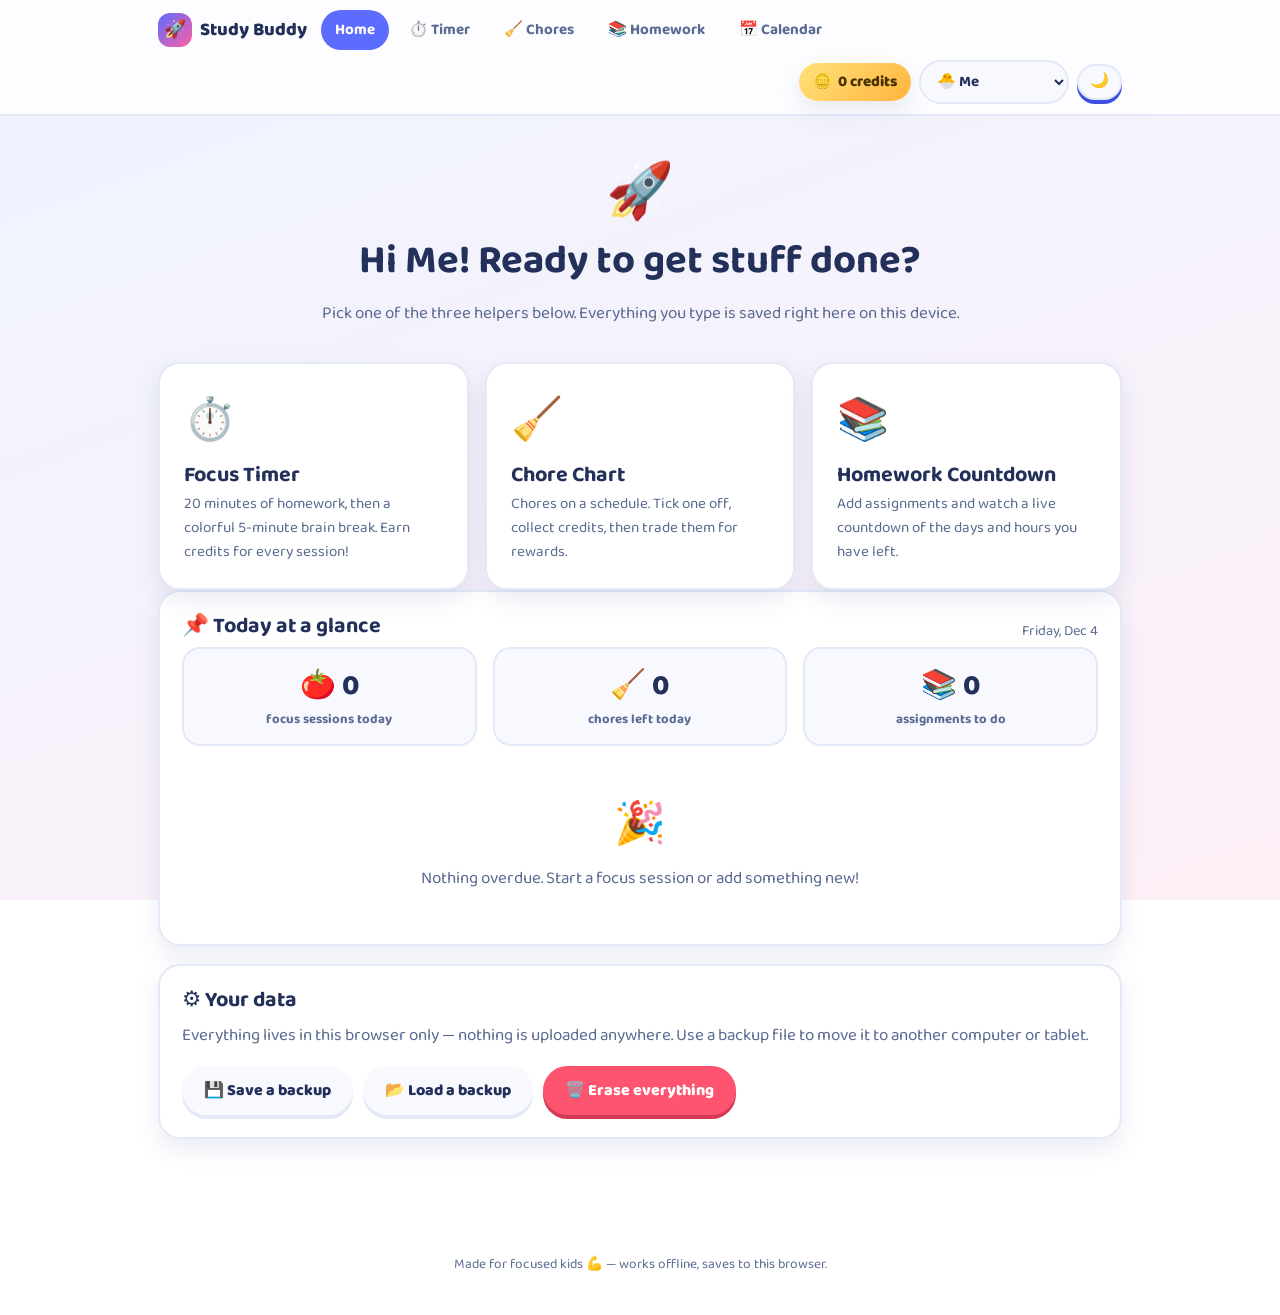
<file: index.html>
<!DOCTYPE html>
<html lang="en" data-theme="light">
<head>
<meta charset="utf-8">
<meta name="viewport" content="width=device-width, initial-scale=1">
<title>Study Buddy — Home</title>
<meta name="description" content="A kid-friendly study hub: a 20/5 Pomodoro timer, a chore chart that pays credits, and a live homework countdown.">
<meta name="theme-color" content="#5b6cff">
<link rel="icon" href="data:image/svg+xml,<svg xmlns='http://www.w3.org/2000/svg' viewBox='0 0 100 100'><text y='.9em' font-size='90'>🚀</text></svg>">
<link rel="preconnect" href="https://fonts.googleapis.com">
<link rel="preconnect" href="https://fonts.gstatic.com" crossorigin>
<link href="https://fonts.googleapis.com/css2?family=Baloo+2:wght@500;700;800&display=swap" rel="stylesheet">
<link rel="stylesheet" href="assets/style.css?v=20260830">
<script src="assets/common.js?v=20260830"></script>
</head>
<body>
<header class="topbar">
  <div class="topbar-inner">
    <a class="logo" href="index.html"><span class="mark">🚀</span> Study Buddy</a>
    <nav class="tabs" aria-label="Main">
      <a href="index.html">Home</a>
      <a href="timer.html">⏱️ Timer</a>
      <a href="chores.html">🧹 Chores</a>
      <a href="homework.html">📚 Homework</a>
      <a href="calendar.html">📅 Calendar</a>
    </nav>
    <div class="topbar-right">
      <button class="credit-chip" id="creditChip" title="Credits earned — spend them on the Chores page">🪙 0 credits</button>
      <select class="profile" id="profileSelect" aria-label="Who is using this?"></select>
      <button class="icon-btn" id="themeBtn" aria-label="Toggle dark mode">🌙</button>
    </div>
  </div>
</header>

<main class="wrap">
  <section class="hero">
    <div class="big-emoji" aria-hidden="true">🚀</div>
    <h1>Hi <span id="heroName">friend</span>! Ready to get stuff done?</h1>
    <p>Pick one of the three helpers below. Everything you type is saved right here on this device.</p>
  </section>

  <div class="grid three" style="margin-top: 8px;">
    <a class="tile" href="timer.html">
      <span class="emoji" aria-hidden="true">⏱️</span>
      <h2>Focus Timer</h2>
      <p>20 minutes of homework, then a colorful 5-minute brain break. Earn credits for every session!</p>
    </a>
    <a class="tile" href="chores.html">
      <span class="emoji" aria-hidden="true">🧹</span>
      <h2>Chore Chart</h2>
      <p>Chores on a schedule. Tick one off, collect credits, then trade them for rewards.</p>
    </a>
    <a class="tile" href="homework.html">
      <span class="emoji" aria-hidden="true">📚</span>
      <h2>Homework Countdown</h2>
      <p>Add assignments and watch a live countdown of the days and hours you have left.</p>
    </a>
  </div>

  <section class="card" id="todayCard">
    <div class="spread"><h2>📌 Today at a glance</h2><span class="muted" id="todayDate"></span></div>
    <div class="grid three" id="todayStats"></div>
    <div id="todayLists" style="margin-top:16px"></div>
  </section>

  <section class="card">
    <h2>⚙️ Your data</h2>
    <p>Everything lives in this browser only — nothing is uploaded anywhere. Use a backup file to move it to another computer or tablet.</p>
    <div class="row">
      <button class="ghost" id="exportBtn">💾 Save a backup</button>
      <button class="ghost" id="importBtn">📂 Load a backup</button>
      <button class="red" id="wipeBtn">🗑️ Erase everything</button>
      <input type="file" id="importFile" accept="application/json,.json" hidden>
    </div>
  </section>
</main>

<footer class="site">Made for focused kids 💪 — works offline, saves to this browser.</footer>
<div id="toaster"></div>

<script>
(function () {
  const { $, me, dayKey, prettyDay, escapeHtml } = SB;
  const p = me();
  $('#heroName').textContent = p.name;
  $('#todayDate').textContent = prettyDay(dayKey());

  const today = dayKey();
  const doneToday = SB.data.profiles.find(x => x.id === p.id).done[today] || {};
  const now = new Date();
  const dueToday = p.chores.filter(c => SB.choreDueOn(c, now));
  const choresLeft = dueToday.filter(c => !doneToday[c.id]).length;
  const openHw = p.homework.map(h => ({ h: h, next: SB.hwNext(h) })).filter(x => x.next)
    .sort((a, b) => a.next - b.next);
  const soonest = openHw.length ? openHw[0] : null;
  const focusToday = p.focus.todayKey === today ? p.focus.todaySessions : 0;

  $('#todayStats').innerHTML = [
    ['🍅', focusToday, focusToday === 1 ? 'focus session today' : 'focus sessions today'],
    ['🧹', choresLeft, choresLeft === 1 ? 'chore left today' : 'chores left today'],
    ['📚', openHw.length, openHw.length === 1 ? 'assignment to do' : 'assignments to do']
  ].map(([e, n, l]) => `<div class="stat"><div class="num">${e} ${n}</div><div class="lab">${l}</div></div>`).join('');

  let html = '';
  if (soonest) {
    const ms = soonest.next - new Date();
    const hrs = Math.floor(Math.abs(ms) / 36e5);
    const when = ms < 0 ? 'was due ' + hrs + 'h ago' :
      hrs >= 48 ? 'due in ' + Math.floor(hrs / 24) + ' days' : 'due in ' + hrs + ' hours';
    html += `<div class="item"><span style="font-size:1.6rem">⏳</span><div class="grow">
      <div class="title">${escapeHtml(soonest.h.title)}</div>
      <div class="muted">Next up — ${when}</div></div>
      <a class="btn ghost tiny" href="homework.html">Open</a></div>`;
  }
  if (choresLeft) {
    html += `<div class="item"><span style="font-size:1.6rem">🧹</span><div class="grow">
      <div class="title">${choresLeft} chore${choresLeft === 1 ? '' : 's'} waiting</div>
      <div class="muted">Worth ${dueToday.filter(c => !doneToday[c.id]).reduce((s, c) => s + (c.credits || 0), 0)} credits today</div></div>
      <a class="btn ghost tiny" href="chores.html">Open</a></div>`;
  }
  if (!html) html = '<div class="empty"><span class="big-emoji">🎉</span>Nothing overdue. Start a focus session or add something new!</div>';
  $('#todayLists').innerHTML = html;

  $('#exportBtn').onclick = SB.exportData;
  $('#importBtn').onclick = () => $('#importFile').click();
  $('#importFile').onchange = e => { if (e.target.files[0]) SB.importData(e.target.files[0]); };
  $('#wipeBtn').onclick = () => {
    SB.confirmBox('Erase everything?', 'All people, chores, credits and homework on this browser are deleted. This cannot be undone — save a backup first if you are not sure.', 'Erase it all', true)
      .then(yes => {
        if (!yes) return;
        localStorage.removeItem('studyBuddy.v1');
        localStorage.removeItem('studyBuddy.timerRun');
        location.reload();
      });
  };
})();
</script>
</body>
</html>
</file>
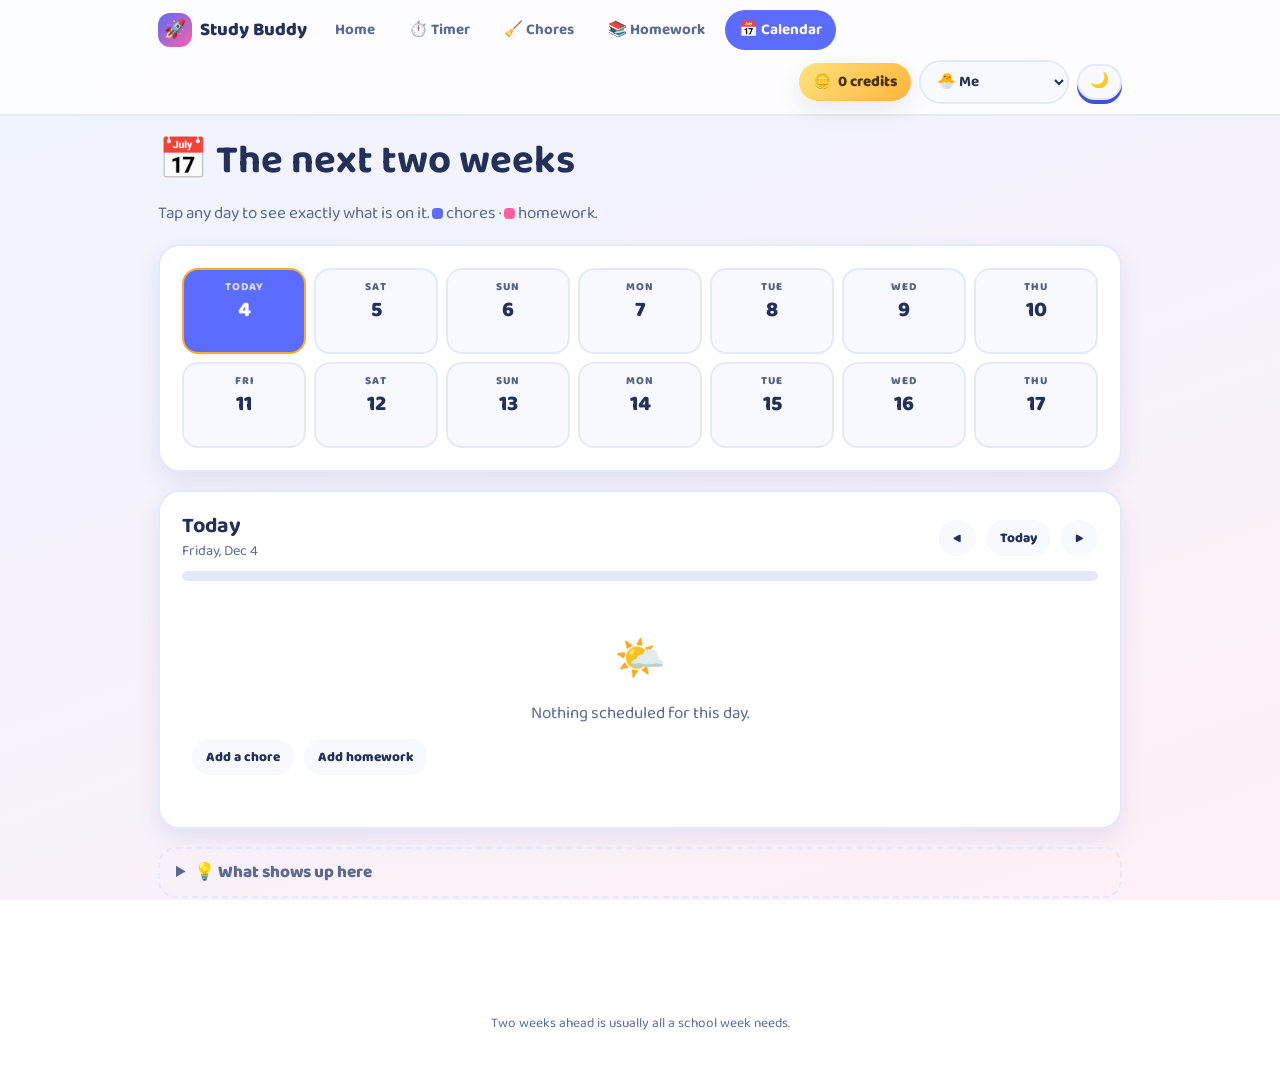
<file: calendar.html>
<!DOCTYPE html>
<html lang="en" data-theme="light">
<head>
<meta charset="utf-8">
<meta name="viewport" content="width=device-width, initial-scale=1">
<title>Calendar — Study Buddy</title>
<meta name="theme-color" content="#5b6cff">
<link rel="icon" href="data:image/svg+xml,<svg xmlns='http://www.w3.org/2000/svg' viewBox='0 0 100 100'><text y='.9em' font-size='90'>📅</text></svg>">
<link rel="preconnect" href="https://fonts.googleapis.com">
<link rel="preconnect" href="https://fonts.gstatic.com" crossorigin>
<link href="https://fonts.googleapis.com/css2?family=Baloo+2:wght@500;700;800&display=swap" rel="stylesheet">
<link rel="stylesheet" href="assets/style.css?v=20260830">
<script src="assets/common.js?v=20260830"></script>
</head>
<body>
<header class="topbar">
  <div class="topbar-inner">
    <a class="logo" href="index.html"><span class="mark">🚀</span> Study Buddy</a>
    <nav class="tabs" aria-label="Main">
      <a href="index.html">Home</a>
      <a href="timer.html">⏱️ Timer</a>
      <a href="chores.html">🧹 Chores</a>
      <a href="homework.html">📚 Homework</a>
      <a href="calendar.html">📅 Calendar</a>
    </nav>
    <div class="topbar-right">
      <button class="credit-chip" id="creditChip">🪙 0 credits</button>
      <select class="profile" id="profileSelect" aria-label="Who is using this?"></select>
      <button class="icon-btn" id="themeBtn" aria-label="Toggle dark mode">🌙</button>
    </div>
  </div>
</header>

<main class="wrap">
  <h1 style="margin-top:22px">📅 The next two weeks</h1>
  <p>Tap any day to see exactly what is on it. <span class="key-dot chore"></span> chores · <span class="key-dot hw"></span> homework.</p>

  <section class="card">
    <div class="cal-grid" id="calGrid"></div>
  </section>

  <section class="card" id="dayCard">
    <div class="spread">
      <div>
        <h2 style="margin:0" id="dayTitle">Today</h2>
        <div class="muted" id="daySub"></div>
      </div>
      <div class="row">
        <button class="ghost tiny" id="calPrev">◀</button>
        <button class="ghost tiny" id="calToday">Today</button>
        <button class="ghost tiny" id="calNext">▶</button>
      </div>
    </div>
    <div class="progress"><div id="dayBar" style="width:0%"></div></div>
    <div id="dayDetail" style="margin-top:16px"></div>
  </section>

  <details class="help">
    <summary>💡 What shows up here</summary>
    <p style="margin-top:10px">Every chore scheduled for that day, and every assignment due that day — including repeating homework
    like reading every night or a spelling test every Friday. You can tick things off straight from this page and the
    credits land the same way they do on the other pages.</p>
  </details>
</main>

<footer class="site">Two weeks ahead is usually all a school week needs.</footer>
<div id="toaster"></div>
<script src="assets/calendar.js?v=20260830"></script>
</body>
</html>
</file>
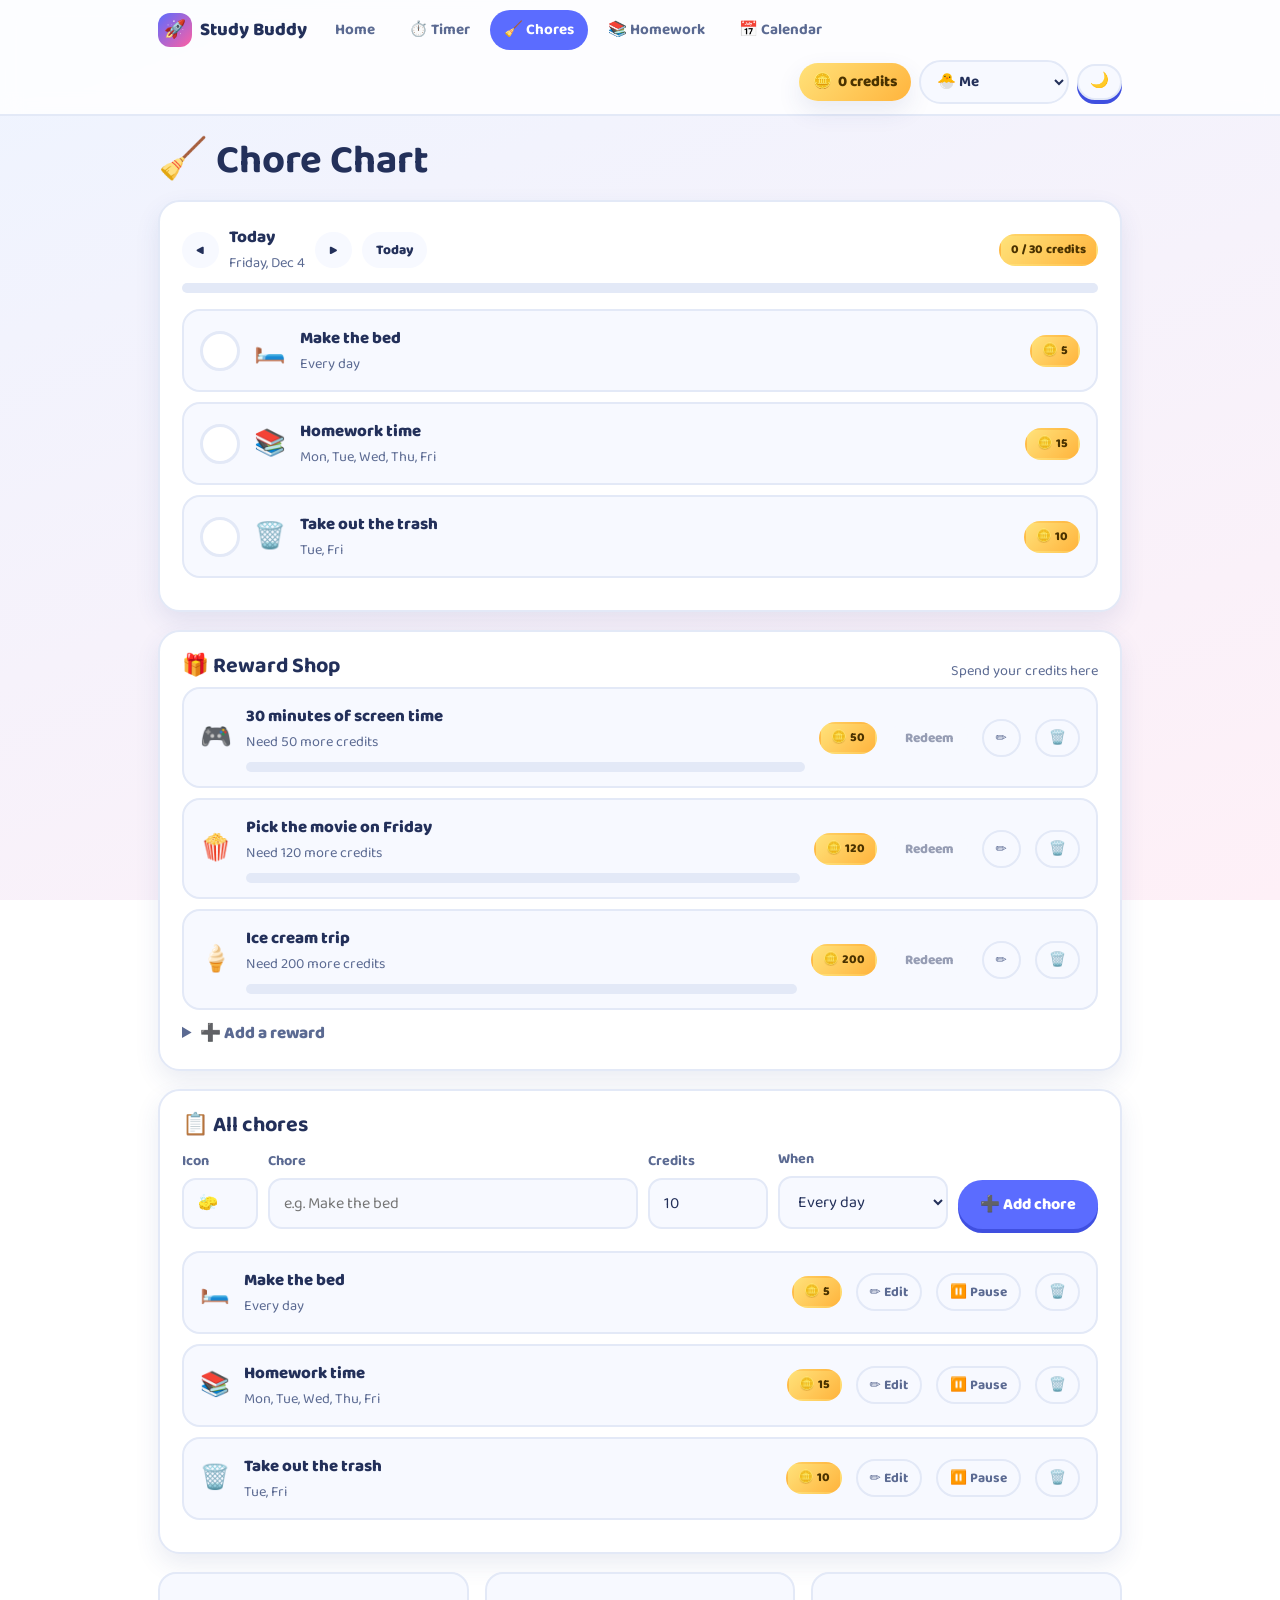
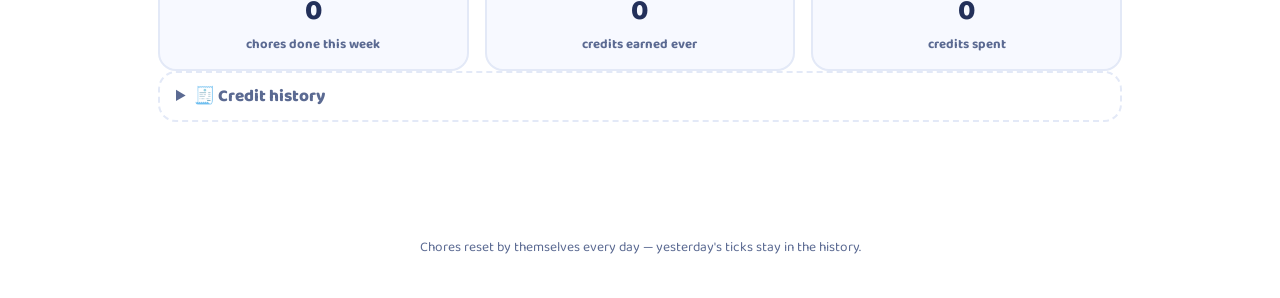
<file: chores.html>
<!DOCTYPE html>
<html lang="en" data-theme="light">
<head>
<meta charset="utf-8">
<meta name="viewport" content="width=device-width, initial-scale=1">
<title>Chore Chart — Study Buddy</title>
<meta name="theme-color" content="#5b6cff">
<link rel="icon" href="data:image/svg+xml,<svg xmlns='http://www.w3.org/2000/svg' viewBox='0 0 100 100'><text y='.9em' font-size='90'>🧹</text></svg>">
<link rel="preconnect" href="https://fonts.googleapis.com">
<link rel="preconnect" href="https://fonts.gstatic.com" crossorigin>
<link href="https://fonts.googleapis.com/css2?family=Baloo+2:wght@500;700;800&display=swap" rel="stylesheet">
<link rel="stylesheet" href="assets/style.css?v=20260830">
<script src="assets/common.js?v=20260830"></script>
</head>
<body>
<header class="topbar">
  <div class="topbar-inner">
    <a class="logo" href="index.html"><span class="mark">🚀</span> Study Buddy</a>
    <nav class="tabs" aria-label="Main">
      <a href="index.html">Home</a>
      <a href="timer.html">⏱️ Timer</a>
      <a href="chores.html">🧹 Chores</a>
      <a href="homework.html">📚 Homework</a>
      <a href="calendar.html">📅 Calendar</a>
    </nav>
    <div class="topbar-right">
      <button class="credit-chip" id="creditChip">🪙 0 credits</button>
      <select class="profile" id="profileSelect" aria-label="Who is using this?"></select>
      <button class="icon-btn" id="themeBtn" aria-label="Toggle dark mode">🌙</button>
    </div>
  </div>
</header>

<main class="wrap">
  <h1 style="margin-top:22px">🧹 Chore Chart</h1>

  <section class="card">
    <div class="spread">
      <div class="row">
        <button class="ghost tiny" id="prevDay" aria-label="Previous day">◀</button>
        <div>
          <div style="font-weight:800" id="dayLabel">Today</div>
          <div class="muted" id="dayDate"></div>
        </div>
        <button class="ghost tiny" id="nextDay" aria-label="Next day">▶</button>
        <button class="ghost tiny" id="todayBtn">Today</button>
      </div>
      <div class="badge coin" id="dayEarned">0 / 0 credits</div>
    </div>
    <div class="progress"><div id="dayProgress" style="width:0%"></div></div>
    <div id="todayList" style="margin-top:16px"></div>
  </section>

  <section class="card">
    <div class="spread"><h2>🎁 Reward Shop</h2><span class="muted">Spend your credits here</span></div>
    <div id="rewardList"></div>
    <details style="margin-top:8px">
      <summary style="cursor:pointer;font-weight:800;color:var(--ink-soft)">➕ Add a reward</summary>
      <form class="row" id="rewardForm" style="margin-top:12px;align-items:flex-end">
        <div class="field" style="flex:0 0 76px"><label for="rEmoji">Icon</label><input id="rEmoji" value="🍦" maxlength="4"></div>
        <div class="field" style="flex:2 1 220px"><label for="rName">Reward</label><input id="rName" placeholder="e.g. 30 min of video games" required maxlength="60"></div>
        <div class="field" style="flex:0 0 130px"><label for="rCost">Costs</label><input id="rCost" type="number" min="1" max="9999" value="50" required></div>
        <div class="field" style="flex:0 0 auto"><button class="pink" type="submit">Add reward</button></div>
      </form>
    </details>
  </section>

  <section class="card">
    <h2>📋 All chores</h2>
    <form class="row" id="choreForm" style="align-items:flex-end">
      <div class="field" style="flex:0 0 76px"><label for="cEmoji">Icon</label><input id="cEmoji" value="🧽" maxlength="4"></div>
      <div class="field" style="flex:2 1 220px"><label for="cName">Chore</label><input id="cName" placeholder="e.g. Make the bed" required maxlength="60"></div>
      <div class="field" style="flex:0 0 120px"><label for="cCredits">Credits</label><input id="cCredits" type="number" min="0" max="999" value="10" required></div>
      <div class="field" style="flex:0 0 170px"><label for="cType">When</label>
        <select id="cType">
          <option value="daily">Every day</option>
          <option value="days">Certain days</option>
          <option value="once">One time only</option>
        </select>
      </div>
      <div class="field" id="daysField" hidden style="flex:1 1 100%">
        <label>Which days?</label>
        <div class="chips" id="dayChips"></div>
      </div>
      <div class="field" id="dateField" hidden style="flex:0 0 190px"><label for="cDate">On this date</label><input id="cDate" type="date"></div>
      <div class="field" style="flex:0 0 auto"><button type="submit">➕ Add chore</button></div>
    </form>
    <div id="choreList" style="margin-top:10px"></div>
  </section>

  <div class="grid three">
    <div class="stat"><div class="num" id="statWeek">0</div><div class="lab">chores done this week</div></div>
    <div class="stat"><div class="num" id="statEarned">0</div><div class="lab">credits earned ever</div></div>
    <div class="stat"><div class="num" id="statSpent">0</div><div class="lab">credits spent</div></div>
  </div>

  <details class="help">
    <summary>🧾 Credit history</summary>
    <div id="historyList" style="margin-top:12px"></div>
  </details>
</main>

<footer class="site">Chores reset by themselves every day — yesterday's ticks stay in the history.</footer>
<div id="toaster"></div>
<script src="assets/chores.js?v=20260830"></script>
</body>
</html>
</file>
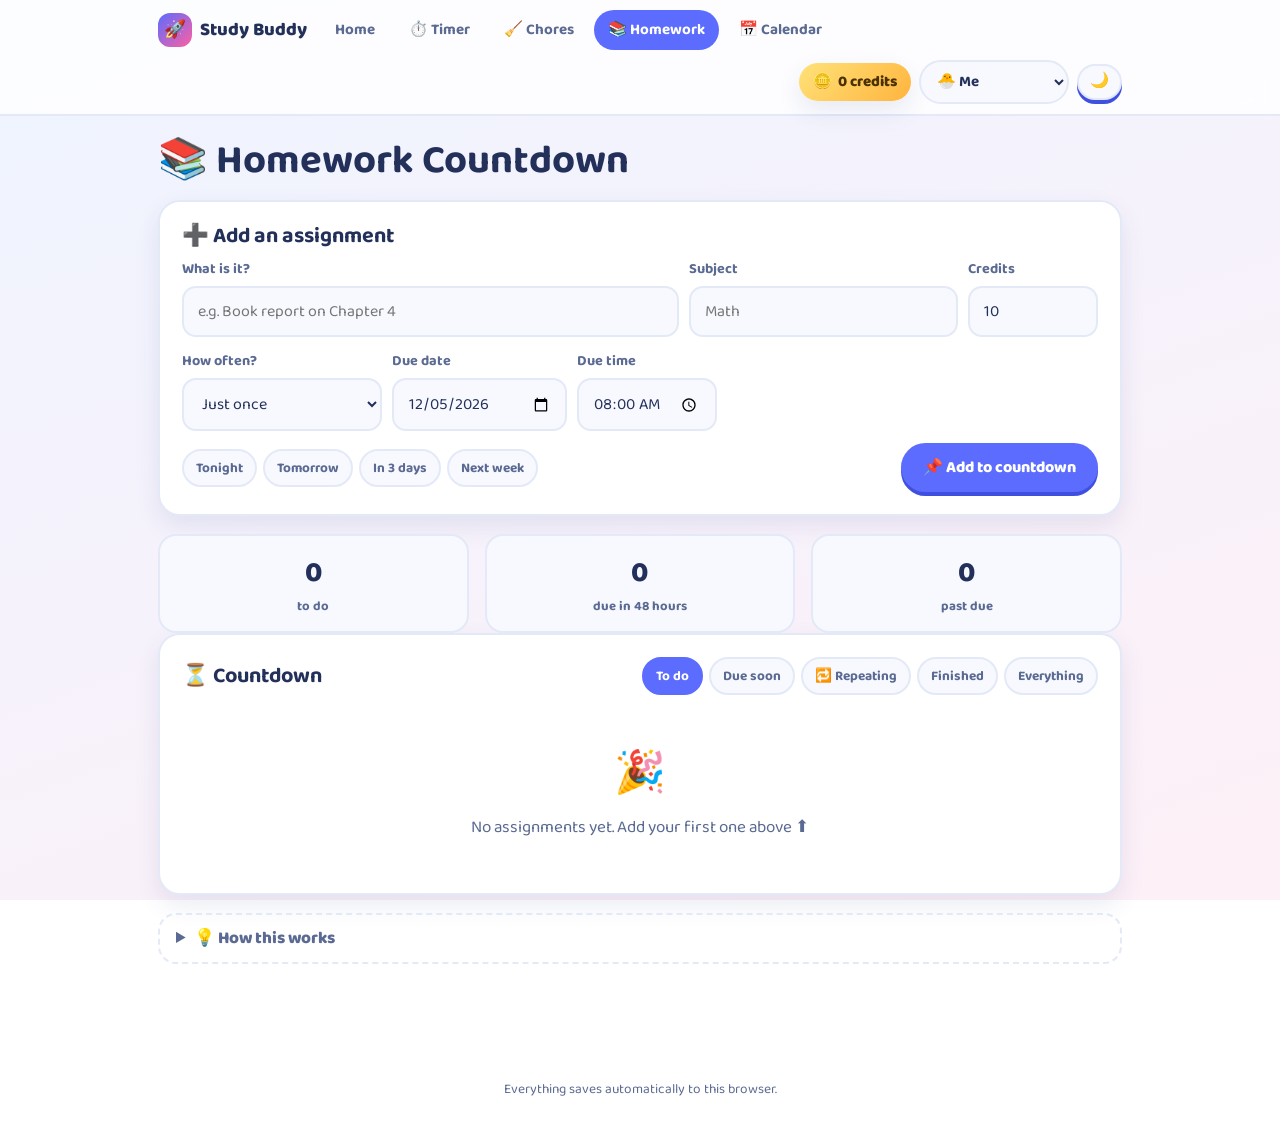
<file: homework.html>
<!DOCTYPE html>
<html lang="en" data-theme="light">
<head>
<meta charset="utf-8">
<meta name="viewport" content="width=device-width, initial-scale=1">
<title>Homework Countdown — Study Buddy</title>
<meta name="theme-color" content="#5b6cff">
<link rel="icon" href="data:image/svg+xml,<svg xmlns='http://www.w3.org/2000/svg' viewBox='0 0 100 100'><text y='.9em' font-size='90'>📚</text></svg>">
<link rel="preconnect" href="https://fonts.googleapis.com">
<link rel="preconnect" href="https://fonts.gstatic.com" crossorigin>
<link href="https://fonts.googleapis.com/css2?family=Baloo+2:wght@500;700;800&display=swap" rel="stylesheet">
<link rel="stylesheet" href="assets/style.css?v=20260830">
<script src="assets/common.js?v=20260830"></script>
</head>
<body>
<header class="topbar">
  <div class="topbar-inner">
    <a class="logo" href="index.html"><span class="mark">🚀</span> Study Buddy</a>
    <nav class="tabs" aria-label="Main">
      <a href="index.html">Home</a>
      <a href="timer.html">⏱️ Timer</a>
      <a href="chores.html">🧹 Chores</a>
      <a href="homework.html">📚 Homework</a>
      <a href="calendar.html">📅 Calendar</a>
    </nav>
    <div class="topbar-right">
      <button class="credit-chip" id="creditChip">🪙 0 credits</button>
      <select class="profile" id="profileSelect" aria-label="Who is using this?"></select>
      <button class="icon-btn" id="themeBtn" aria-label="Toggle dark mode">🌙</button>
    </div>
  </div>
</header>

<main class="wrap">
  <h1 style="margin-top:22px">📚 Homework Countdown</h1>

  <section class="card">
    <h2>➕ Add an assignment</h2>
    <form id="hwForm">
      <div class="row" style="align-items:flex-end">
        <div class="field" style="flex:2 1 240px"><label for="hTitle">What is it?</label>
          <input id="hTitle" placeholder="e.g. Book report on Chapter 4" required maxlength="90"></div>
        <div class="field" style="flex:1 1 140px"><label for="hSubject">Subject</label>
          <input id="hSubject" list="subjects" placeholder="Math" maxlength="30">
          <datalist id="subjects">
            <option>Math</option><option>Reading</option><option>Science</option>
            <option>Writing</option><option>History</option><option>Spanish</option><option>Art</option>
          </datalist>
        </div>
        <div class="field" style="flex:0 0 130px"><label for="hCredits">Credits</label>
          <input id="hCredits" type="number" min="0" max="999" value="10"></div>
      </div>
      <div class="row" style="align-items:flex-end">
        <div class="field" style="flex:0 0 200px"><label for="hRepeat">How often?</label>
          <select id="hRepeat">
            <option value="once">Just once</option>
            <option value="days">Certain days each week</option>
            <option value="daily">Every day</option>
          </select>
        </div>
        <div class="field" id="hDateField" style="flex:0 0 175px"><label for="hDate">Due date</label>
          <input id="hDate" type="date"></div>
        <div class="field" style="flex:0 0 140px"><label for="hTime">Due time</label>
          <input id="hTime" type="time" value="08:00" required></div>
      </div>
      <div class="field" id="hDaysField" hidden><label>Which days?</label><div class="chips" id="hDayChips"></div></div>
      <div class="spread">
        <div class="chips" id="quickChips">
          <button class="chip" type="button" data-quick="0">Tonight</button>
          <button class="chip" type="button" data-quick="1">Tomorrow</button>
          <button class="chip" type="button" data-quick="3">In 3 days</button>
          <button class="chip" type="button" data-quick="7">Next week</button>
        </div>
        <button type="submit">📌 Add to countdown</button>
      </div>
    </form>
  </section>

  <div class="grid three">
    <div class="stat"><div class="num" id="statOpen">0</div><div class="lab">to do</div></div>
    <div class="stat"><div class="num" id="statSoon">0</div><div class="lab">due in 48 hours</div></div>
    <div class="stat"><div class="num" id="statLate">0</div><div class="lab">past due</div></div>
  </div>

  <section class="card">
    <div class="spread">
      <h2 style="margin:0">⏳ Countdown</h2>
      <div class="chips" id="filterChips">
        <button class="chip on" data-filter="open">To do</button>
        <button class="chip" data-filter="soon">Due soon</button>
        <button class="chip" data-filter="repeat">🔁 Repeating</button>
        <button class="chip" data-filter="done">Finished</button>
        <button class="chip" data-filter="all">Everything</button>
      </div>
    </div>
    <div id="hwList" style="margin-top:16px"></div>
  </section>

  <details class="help">
    <summary>💡 How this works</summary>
    <p style="margin-top:10px">Type an assignment, choose how often it comes around, and set what it is worth.
    The clock updates every second so you always know exactly how long is left — green means plenty of time,
    yellow means it is getting close, red means within a day (or already late).</p>
    <p><b>Repeating work</b> (reading every night, spelling every Friday) ticks off one day at a time:
    finish today's and the countdown rolls on to the next one. Check the <b>🔁 Repeating</b> filter to see everything on a schedule,
    and the <a href="calendar.html">📅 Calendar</a> to see it day by day.</p>
  </details>
</main>

<footer class="site">Everything saves automatically to this browser.</footer>
<div id="toaster"></div>
<script src="assets/homework.js?v=20260830"></script>
</body>
</html>
</file>
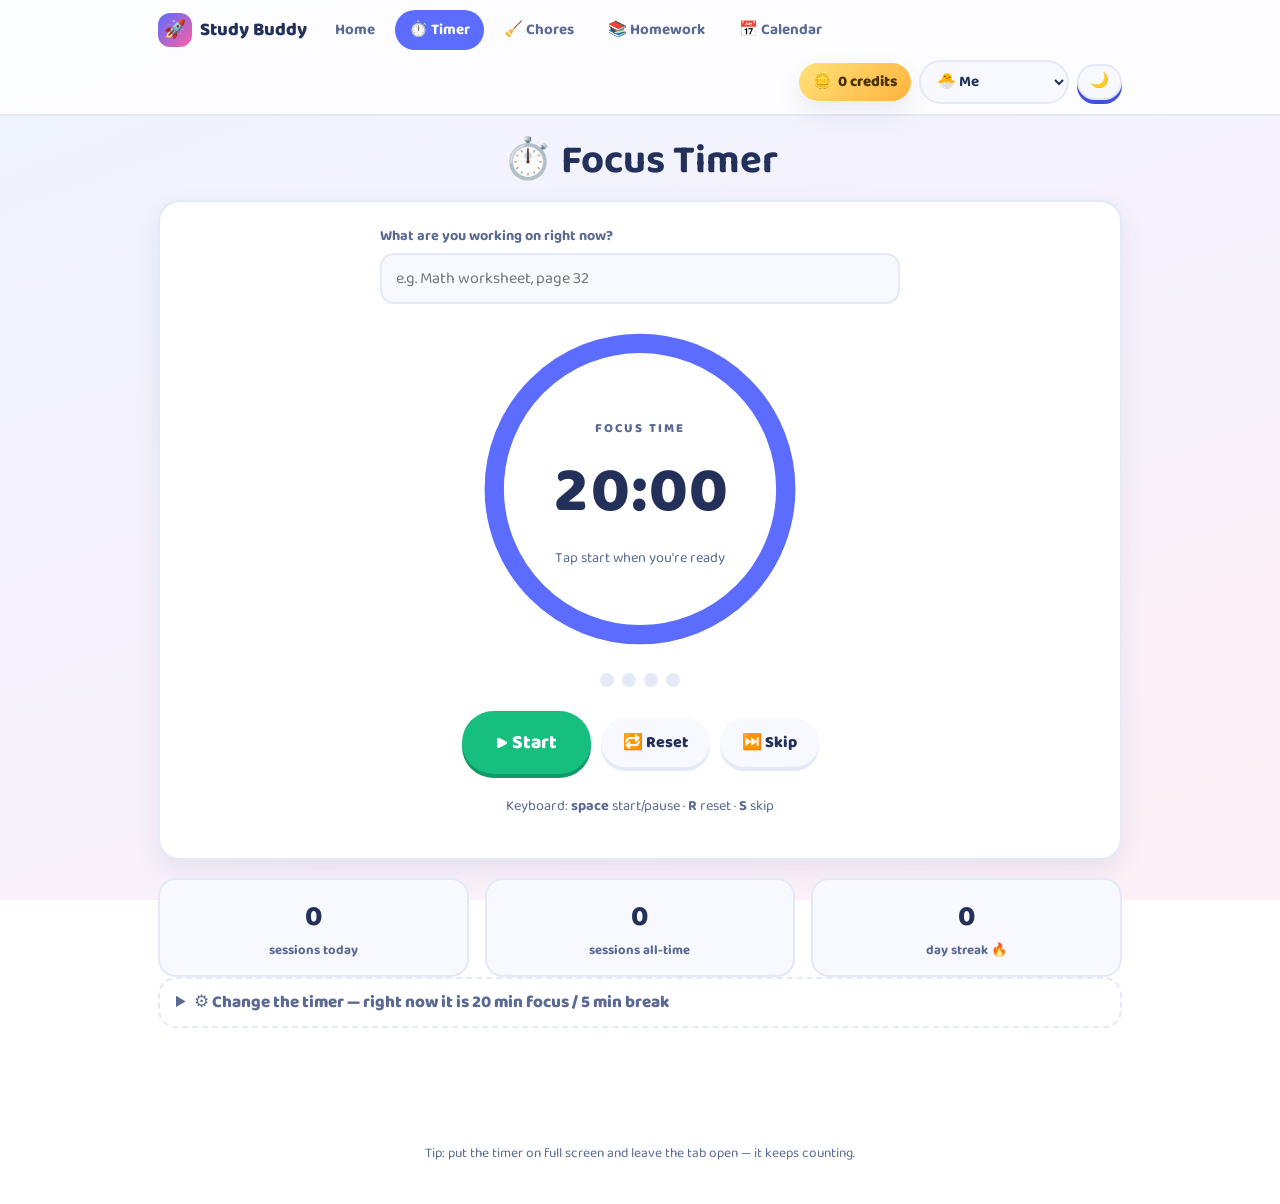
<file: timer.html>
<!DOCTYPE html>
<html lang="en" data-theme="light">
<head>
<meta charset="utf-8">
<meta name="viewport" content="width=device-width, initial-scale=1">
<title>Focus Timer — Study Buddy</title>
<meta name="theme-color" content="#5b6cff">
<link rel="icon" href="data:image/svg+xml,<svg xmlns='http://www.w3.org/2000/svg' viewBox='0 0 100 100'><text y='.9em' font-size='90'>⏱️</text></svg>">
<link rel="preconnect" href="https://fonts.googleapis.com">
<link rel="preconnect" href="https://fonts.gstatic.com" crossorigin>
<link href="https://fonts.googleapis.com/css2?family=Baloo+2:wght@500;700;800&display=swap" rel="stylesheet">
<link rel="stylesheet" href="assets/style.css?v=20260830">
<script src="assets/common.js?v=20260830"></script>
</head>
<body>
<header class="topbar">
  <div class="topbar-inner">
    <a class="logo" href="index.html"><span class="mark">🚀</span> Study Buddy</a>
    <nav class="tabs" aria-label="Main">
      <a href="index.html">Home</a>
      <a href="timer.html">⏱️ Timer</a>
      <a href="chores.html">🧹 Chores</a>
      <a href="homework.html">📚 Homework</a>
      <a href="calendar.html">📅 Calendar</a>
    </nav>
    <div class="topbar-right">
      <button class="credit-chip" id="creditChip">🪙 0 credits</button>
      <select class="profile" id="profileSelect" aria-label="Who is using this?"></select>
      <button class="icon-btn" id="themeBtn" aria-label="Toggle dark mode">🌙</button>
    </div>
  </div>
</header>

<main class="wrap">
  <h1 class="center" style="margin-top:22px">⏱️ Focus Timer</h1>

  <section class="card">
    <div class="field" style="max-width:520px;margin:0 auto 14px">
      <label for="taskInput">What are you working on right now?</label>
      <input id="taskInput" placeholder="e.g. Math worksheet, page 32" maxlength="70">
    </div>

    <div class="timer-stage">
      <div class="dial">
        <svg viewBox="0 0 240 240" aria-hidden="true">
          <circle class="track" cx="120" cy="120" r="106"></circle>
          <circle class="prog" id="progRing" cx="120" cy="120" r="106"
                  stroke-dasharray="666" stroke-dashoffset="0"></circle>
        </svg>
        <div class="inner">
          <div class="mode-label" id="modeLabel">Focus time</div>
          <div class="clock" id="clock" role="timer" aria-live="off">20:00</div>
          <div class="muted" id="subLabel">Tap start when you're ready</div>
        </div>
      </div>

      <div class="dots" id="dots" title="Focus sessions in this round"></div>

      <div class="row" style="justify-content:center;margin-top:14px">
        <button class="big green" id="startBtn">▶️ Start</button>
        <button class="ghost" id="resetBtn">🔁 Reset</button>
        <button class="ghost" id="skipBtn">⏭️ Skip</button>
      </div>
      <p class="muted center" style="margin-top:10px">Keyboard: <b>space</b> start/pause · <b>R</b> reset · <b>S</b> skip</p>
    </div>
  </section>

  <div class="grid three">
    <div class="stat"><div class="num" id="statToday">0</div><div class="lab">sessions today</div></div>
    <div class="stat"><div class="num" id="statTotal">0</div><div class="lab">sessions all-time</div></div>
    <div class="stat"><div class="num" id="statStreak">0</div><div class="lab">day streak 🔥</div></div>
  </div>

  <details class="help" id="settingsBox">
    <summary id="settingsSummary">⚙️ Change the timer — right now it is 20 min focus / 5 min break</summary>
    <p class="muted" style="margin-top:10px">Quick picks:</p>
    <div class="chips" id="presetChips">
      <button class="chip" data-preset="10,2">⚡ 10 / 2</button>
      <button class="chip" data-preset="20,5">🍅 20 / 5</button>
      <button class="chip" data-preset="25,5">📗 25 / 5</button>
      <button class="chip" data-preset="45,10">🏆 45 / 10</button>
    </div>
    <div class="row" style="margin-top:12px">
      <div class="field"><label for="focusMin">Focus minutes</label><input type="number" id="focusMin" min="1" max="90" step="1"></div>
      <div class="field"><label for="breakMin">Break minutes</label><input type="number" id="breakMin" min="1" max="30" step="1"></div>
      <div class="field"><label for="longBreakMin">Long break minutes</label><input type="number" id="longBreakMin" min="1" max="60" step="1"></div>
      <div class="field"><label for="rounds">Sessions before a long break</label><input type="number" id="rounds" min="2" max="8" step="1"></div>
      <div class="field"><label for="creditsPerSession">Credits per finished session</label><input type="number" id="creditsPerSession" min="0" max="50" step="1"></div>
    </div>
    <div class="chips">
      <button class="chip" id="optSound">🔔 Sound</button>
      <button class="chip" id="optAutoBreak">➡️ Auto-start breaks</button>
      <button class="chip" id="optAutoFocus">➡️ Auto-start focus</button>
      <button class="chip" id="optNotify">🔕 Pop-up reminders</button>
    </div>
    <div class="row" style="margin-top:14px">
      <button class="ghost tiny" id="resetSettings">↩️ Back to 20 / 5</button>
      <span class="muted">Changes save straight away and apply to the next timer you start.</span>
    </div>
  </details>
</main>

<div id="breakOverlay" role="dialog" aria-label="Brain break">
  <canvas id="breakCanvas"></canvas>
  <div class="break-content">
    <div class="dancer" id="dancer" aria-hidden="true">🕺</div>
    <h1 id="breakTitle">Brain Break!</h1>
    <div class="break-clock" id="breakClock">5:00</div>
    <div class="break-idea" id="breakIdea">Stand up and stretch like a starfish 🌟</div>
    <div class="row" style="justify-content:center">
      <button class="green" id="breakPlayBtn">⏸️ Pause</button>
      <button class="pink" id="newIdeaBtn">🎲 Another idea</button>
      <button class="ghost" id="endBreakBtn">✅ Back to work</button>
    </div>
  </div>
</div>

<footer class="site">Tip: put the timer on full screen and leave the tab open — it keeps counting.</footer>
<div id="toaster"></div>
<script src="assets/timer.js?v=20260830"></script>
</body>
</html>
</file>
<file: assets/style.css>
/* ===== Study Buddy — shared styles ===== */
:root {
  --bg1: #eef4ff;
  --bg2: #fef0f7;
  --card: #ffffff;
  --card-2: #f7f9ff;
  --ink: #23305a;
  --ink-soft: #5b6a92;
  --line: #e3e9f7;
  --brand: #5b6cff;
  --brand-dark: #3f4fe0;
  --pink: #ff5fa2;
  --green: #17bf7f;
  --amber: #ffab2e;
  --red: #ff5470;
  --purple: #a05bff;
  --shadow: 0 10px 24px rgba(53, 71, 140, .10);
  --shadow-lg: 0 18px 42px rgba(53, 71, 140, .18);
  --radius: 22px;
  --font: 'Baloo 2', 'Trebuchet MS', 'Segoe UI', system-ui, sans-serif;
}
html[data-theme="dark"] {
  --bg1: #161c2f;
  --bg2: #221a30;
  --card: #1f2740;
  --card-2: #253052;
  --ink: #eef2ff;
  --ink-soft: #a8b4d8;
  --line: #33405f;
  --shadow: 0 10px 24px rgba(0, 0, 0, .35);
  --shadow-lg: 0 18px 42px rgba(0, 0, 0, .45);
}

* { box-sizing: border-box; }
body {
  margin: 0;
  font-family: var(--font);
  color: var(--ink);
  background: linear-gradient(160deg, var(--bg1), var(--bg2));
  background-attachment: fixed;
  min-height: 100vh;
  font-size: 17px;
  -webkit-text-size-adjust: 100%;
}
h1, h2, h3 { margin: 0 0 .4em; line-height: 1.15; }
h1 { font-size: clamp(1.7rem, 4vw, 2.5rem); }
h2 { font-size: 1.35rem; }
p { margin: 0 0 1em; color: var(--ink-soft); }
a { color: var(--brand); }

.wrap { max-width: 1000px; margin: 0 auto; padding: 0 18px 70px; }

/* ---- header ---- */
.topbar {
  position: sticky; top: 0; z-index: 40;
  backdrop-filter: blur(10px);
  background: color-mix(in srgb, var(--card) 82%, transparent);
  border-bottom: 2px solid var(--line);
}
.topbar-inner {
  max-width: 1000px; margin: 0 auto; padding: 10px 18px;
  display: flex; align-items: center; gap: 10px; flex-wrap: wrap;
}
.logo {
  font-weight: 800; font-size: 1.15rem; text-decoration: none; color: var(--ink);
  display: flex; align-items: center; gap: 8px; margin-right: 4px;
}
.logo span.mark {
  width: 34px; height: 34px; display: grid; place-items: center; border-radius: 12px;
  background: linear-gradient(135deg, var(--brand), var(--pink)); font-size: 1.1rem;
}
nav.tabs { display: flex; gap: 6px; flex-wrap: wrap; }
nav.tabs a {
  text-decoration: none; color: var(--ink-soft); font-weight: 700; font-size: .95rem;
  padding: 8px 14px; border-radius: 999px; white-space: nowrap;
}
nav.tabs a:hover { background: var(--card-2); color: var(--ink); }
nav.tabs a[aria-current="page"] { background: var(--brand); color: #fff; }
.topbar-right { margin-left: auto; display: flex; align-items: center; gap: 8px; }

.credit-chip {
  display: inline-flex; align-items: center; gap: 6px; font-weight: 800;
  background: linear-gradient(135deg, #ffe27a, #ffb43d); color: #4a3200;
  padding: 7px 14px; border-radius: 999px; box-shadow: var(--shadow); border: none;
  cursor: pointer; font-family: var(--font); font-size: .95rem; white-space: nowrap;
}
.credit-chip.pop { animation: pop .5s ease; }
@keyframes pop { 0%{transform:scale(1)} 40%{transform:scale(1.25)} 100%{transform:scale(1)} }

select.profile { max-width: 150px; text-overflow: ellipsis; }
select.profile, .icon-btn {
  font-family: var(--font); font-size: .95rem; font-weight: 700;
  background: var(--card-2); color: var(--ink); border: 2px solid var(--line);
  border-radius: 999px; padding: 7px 12px; cursor: pointer;
}
.icon-btn { line-height: 1; padding: 8px 11px; }
.icon-btn:hover, select.profile:hover { border-color: var(--brand); }

/* ---- cards & layout ---- */
.card {
  background: var(--card); border-radius: var(--radius); padding: 22px;
  box-shadow: var(--shadow); border: 2px solid var(--line); margin-bottom: 18px;
}
.grid { display: grid; gap: 16px; }
.grid.two { grid-template-columns: repeat(auto-fit, minmax(280px, 1fr)); }
.grid.three { grid-template-columns: repeat(auto-fit, minmax(220px, 1fr)); }
.row { display: flex; gap: 10px; flex-wrap: wrap; align-items: center; }
.spread { display: flex; justify-content: space-between; align-items: center; gap: 10px; flex-wrap: wrap; }
.muted { color: var(--ink-soft); font-size: .9rem; }
.center { text-align: center; }

/* ---- buttons ---- */
button, .btn {
  font-family: var(--font); font-weight: 800; font-size: 1rem; cursor: pointer;
  border: none; border-radius: 999px; padding: 12px 22px; color: #fff;
  background: var(--brand); box-shadow: 0 4px 0 var(--brand-dark);
  transition: transform .08s ease, box-shadow .08s ease, filter .15s ease;
  text-decoration: none; display: inline-flex; align-items: center; gap: 8px; white-space: nowrap;
}
button:hover, .btn:hover { filter: brightness(1.06); }
button:active, .btn:active { transform: translateY(3px); box-shadow: 0 1px 0 var(--brand-dark); }
button:disabled { opacity: .45; cursor: not-allowed; transform: none; }
button.big, .btn.big { font-size: 1.2rem; padding: 16px 34px; }
button.ghost, .btn.ghost { background: var(--card-2); color: var(--ink); box-shadow: 0 4px 0 var(--line); }
button.green, .btn.green { background: var(--green); box-shadow: 0 4px 0 #0f9a66; }
button.pink, .btn.pink { background: var(--pink);  box-shadow: 0 4px 0 #d93c80; }
button.amber, .btn.amber { background: var(--amber); color: #5a3a00; box-shadow: 0 4px 0 #d98a12; }
button.red, .btn.red { background: var(--red);   box-shadow: 0 4px 0 #d33955; }
button.tiny, .btn.tiny { font-size: .85rem; padding: 7px 14px; box-shadow: none; }
button.tiny:active, .btn.tiny:active { transform: none; }

/* ---- forms ---- */
label { display: block; font-weight: 700; font-size: .9rem; margin: 0 0 5px; color: var(--ink-soft); }
input, select, textarea {
  font-family: var(--font); font-size: 1rem; color: var(--ink); background: var(--card-2);
  border: 2px solid var(--line); border-radius: 14px; padding: 11px 14px; width: 100%;
}
input:focus, select:focus, textarea:focus { outline: 3px solid color-mix(in srgb, var(--brand) 45%, transparent); border-color: var(--brand); }
.field { flex: 1 1 180px; min-width: 0; margin-bottom: 12px; }
:focus-visible { outline: 3px solid var(--brand); outline-offset: 2px; }

/* ---- home cards ---- */
.hero { text-align: center; padding: 34px 20px 10px; }
.hero .big-emoji { font-size: 3.4rem; }
.tile {
  display: block; text-decoration: none; color: var(--ink); background: var(--card);
  border: 2px solid var(--line); border-radius: var(--radius); padding: 24px;
  box-shadow: var(--shadow); transition: transform .15s ease, box-shadow .15s ease;
}
.tile:hover { transform: translateY(-5px); box-shadow: var(--shadow-lg); }
.tile .emoji { font-size: 2.6rem; display: block; margin-bottom: 8px; }
.tile h2 { margin-bottom: 4px; }
.tile p { margin: 0; font-size: .95rem; }

/* ---- lists ---- */
.item {
  display: flex; align-items: center; gap: 14px; padding: 14px 16px; margin-bottom: 10px;
  background: var(--card-2); border: 2px solid var(--line); border-radius: 18px; flex-wrap: wrap;
}
.item.done { opacity: .6; }
.item .grow { flex: 1 1 190px; min-width: 0; }
.item .title { font-weight: 800; font-size: 1.05rem; overflow-wrap: anywhere; }
.item.done .title { text-decoration: line-through; }
.check {
  width: 40px; height: 40px; flex: none; border-radius: 50%; border: 3px solid var(--line);
  background: var(--card); display: grid; place-items: center; font-size: 1.3rem; cursor: pointer;
  box-shadow: none; padding: 0; color: var(--ink);
}
.check:hover { border-color: var(--green); }
.check.on { background: var(--green); border-color: var(--green); color: #fff; }
.check:active { transform: none; box-shadow: none; }
.badge {
  display: inline-block; font-size: .78rem; font-weight: 800; padding: 4px 10px;
  border-radius: 999px; background: var(--card); border: 2px solid var(--line); color: var(--ink-soft);
}
.badge.coin { background: linear-gradient(135deg, #ffe27a, #ffb43d); color: #4a3200; border-color: transparent; }
.badge.green { background: var(--green); color: #fff; border-color: transparent; }
.badge.amber { background: var(--amber); color: #5a3a00; border-color: transparent; }
.badge.red   { background: var(--red);   color: #fff; border-color: transparent; }
.badge.blue  { background: var(--brand); color: #fff; border-color: transparent; }
.empty { text-align: center; padding: 30px 10px; color: var(--ink-soft); }
.empty .big-emoji { font-size: 2.6rem; display: block; margin-bottom: 6px; }

/* ---- timer ---- */
.timer-stage { display: grid; place-items: center; gap: 10px; padding: 6px 0 4px; }
.dial { position: relative; width: min(330px, 78vw); aspect-ratio: 1; }
.dial svg { width: 100%; height: 100%; transform: rotate(-90deg); }
.dial .track { fill: none; stroke: var(--line); stroke-width: 14; }
.dial .prog { fill: none; stroke: var(--brand); stroke-width: 14; stroke-linecap: round; transition: stroke-dashoffset .35s linear, stroke .3s ease; }
.dial .inner {
  position: absolute; inset: 0; display: grid; place-content: center; text-align: center; gap: 2px;
}
.dial .clock { font-size: clamp(2.6rem, 12vw, 4rem); font-weight: 800; font-variant-numeric: tabular-nums; letter-spacing: 1px; }
.dial .mode-label { font-weight: 800; color: var(--ink-soft); text-transform: uppercase; letter-spacing: 2px; font-size: .8rem; }
body.running .dial .clock { animation: breathe 2s ease-in-out infinite; }
@keyframes breathe { 50% { transform: scale(1.03); } }
.dots { display: flex; gap: 8px; justify-content: center; }
.dot { width: 14px; height: 14px; border-radius: 50%; background: var(--line); }
.dot.on { background: var(--amber); }

/* ---- break overlay ---- */
#breakOverlay {
  position: fixed; inset: 0; z-index: 100; display: none; place-items: center;
  background: linear-gradient(135deg, #7b5bff, #ff5fa2 55%, #ffab2e);
  color: #fff; text-align: center; padding: 20px; overflow: hidden;
}
#breakOverlay.show { display: grid; }
#breakCanvas { position: absolute; inset: 0; width: 100%; height: 100%; }
.break-content { position: relative; z-index: 2; max-width: 620px; }
.break-content h1 { font-size: clamp(2rem, 9vw, 3.6rem); text-shadow: 0 4px 16px rgba(0,0,0,.25); }
.break-clock { font-size: clamp(3rem, 16vw, 6rem); font-weight: 800; font-variant-numeric: tabular-nums; text-shadow: 0 6px 20px rgba(0,0,0,.3); }
.break-idea {
  background: rgba(255,255,255,.22); border: 2px solid rgba(255,255,255,.45); border-radius: 20px;
  padding: 14px 20px; font-size: 1.15rem; font-weight: 700; margin: 12px auto 18px; max-width: 460px;
}
.dancer { font-size: clamp(3rem, 14vw, 5rem); display: inline-block; animation: dance 1.1s ease-in-out infinite; }
@keyframes dance { 0%,100%{transform:rotate(-12deg) translateY(0)} 50%{transform:rotate(12deg) translateY(-16px)} }

/* ---- calendar ---- */
.cal-grid { display: grid; grid-template-columns: repeat(7, 1fr); gap: 8px; }
.cal-day {
  background: var(--card-2); border: 2px solid var(--line); border-radius: 16px; padding: 8px 6px;
  display: flex; flex-direction: column; align-items: center; gap: 4px; cursor: pointer;
  box-shadow: none; color: var(--ink); font-family: var(--font); min-height: 86px;
}
.cal-day:hover { border-color: var(--brand); }
.cal-day:active { transform: none; box-shadow: none; }
.cal-day.on { background: var(--brand); border-color: var(--brand); color: #fff; }
.cal-day.today { border-color: var(--amber); border-style: dashed; }
.cal-day.on.today { border-style: solid; }
.cal-day .dow { font-size: .7rem; font-weight: 800; text-transform: uppercase; letter-spacing: 1px; opacity: .75; }
.cal-day .num { font-size: 1.35rem; font-weight: 800; line-height: 1; }
.cal-day .pips { display: flex; gap: 3px; flex-wrap: wrap; justify-content: center; min-height: 8px; }
.cal-day .pip { width: 7px; height: 7px; border-radius: 50%; }
.cal-day .pip.chore { background: var(--brand); }
.cal-day .pip.hw { background: var(--pink); }
.cal-day.on .pip.chore, .cal-day.on .pip.hw { background: #fff; }
.cal-day .allDone { font-size: .7rem; font-weight: 800; color: var(--green); }
.cal-day.on .allDone { color: #d6ffe9; }
.key-dot { display: inline-block; width: 11px; height: 11px; border-radius: 4px; vertical-align: -1px; }
.key-dot.chore { background: var(--brand); }
.key-dot.hw { background: var(--pink); }
@media (max-width: 640px) {
  .cal-grid { grid-template-columns: repeat(4, 1fr); }
  .cal-day { min-height: 76px; }
}

/* ---- modal dialog ---- */
#modalBack {
  position: fixed; inset: 0; z-index: 300; display: grid; place-items: center; padding: 18px;
  background: rgba(24, 32, 60, .55); backdrop-filter: blur(3px); animation: fade .18s ease;
}
@keyframes fade { from { opacity: 0; } }
.modal {
  background: var(--card); border: 2px solid var(--line); border-radius: var(--radius);
  box-shadow: var(--shadow-lg); padding: 22px; width: min(460px, 100%); animation: rise .2s ease;
  max-height: 90vh; overflow: auto;
}
.modal h2 { margin-bottom: 6px; }
.modal .modal-actions { display: flex; gap: 10px; justify-content: flex-end; margin-top: 18px; flex-wrap: wrap; }

/* ---- toast ---- */
#toaster { position: fixed; left: 50%; bottom: 22px; transform: translateX(-50%); z-index: 200; display: grid; gap: 8px; width: min(94vw, 460px); }
.toast {
  background: var(--ink); color: #fff; border-radius: 16px; padding: 12px 16px; font-weight: 700;
  box-shadow: var(--shadow-lg); display: flex; align-items: center; gap: 12px; animation: rise .25s ease;
}
html[data-theme="dark"] .toast { background: #0e1426; border: 2px solid var(--line); }
.toast button { background: rgba(255,255,255,.2); box-shadow: none; padding: 6px 12px; font-size: .85rem; margin-left: auto; }
.toast button:active { transform: none; }
@keyframes rise { from { opacity: 0; transform: translateY(14px);} }

/* ---- misc ---- */
.progress { height: 10px; border-radius: 999px; background: var(--line); overflow: hidden; margin-top: 8px; }
.progress > div { height: 100%; background: var(--brand); border-radius: 999px; transition: width .4s ease; }
details.help { border: 2px dashed var(--line); border-radius: 18px; padding: 10px 16px; margin-bottom: 18px; }
details.help summary { cursor: pointer; font-weight: 800; color: var(--ink-soft); }
.stat { text-align: center; padding: 14px; background: var(--card-2); border-radius: 18px; border: 2px solid var(--line); }
.stat .num { font-size: 1.8rem; font-weight: 800; }
.stat .lab { font-size: .82rem; color: var(--ink-soft); font-weight: 700; }
.countdown { font-size: clamp(1.4rem, 5vw, 2rem); font-weight: 800; font-variant-numeric: tabular-nums; }
.countdown.soon { color: var(--amber); }
.countdown.urgent { color: var(--red); }
.countdown.late { color: var(--red); }
.chips { display: flex; gap: 6px; flex-wrap: wrap; }
.chip {
  font-size: .85rem; font-weight: 700; padding: 6px 12px; border-radius: 999px; cursor: pointer;
  background: var(--card-2); border: 2px solid var(--line); color: var(--ink-soft); box-shadow: none;
}
.chip:active { transform: none; box-shadow: none; }
.chip.on { background: var(--brand); color: #fff; border-color: var(--brand); }
footer.site { text-align: center; padding: 26px 16px 40px; color: var(--ink-soft); font-size: .85rem; }
.sr-only { position: absolute; width: 1px; height: 1px; overflow: hidden; clip: rect(0 0 0 0); white-space: nowrap; }

@media (prefers-reduced-motion: reduce) {
  *, *::before, *::after { animation-duration: .001ms !important; animation-iteration-count: 1 !important; transition-duration: .001ms !important; }
}
@media (max-width: 560px) {
  .item .grow { flex: 1 1 100%; }
  .item > .chips { flex-direction: row !important; }
  .topbar-inner { padding: 8px 12px; }
  nav.tabs a { padding: 7px 11px; font-size: .88rem; }
  .card { padding: 18px 16px; }
  body { font-size: 16px; }
}
</file>
